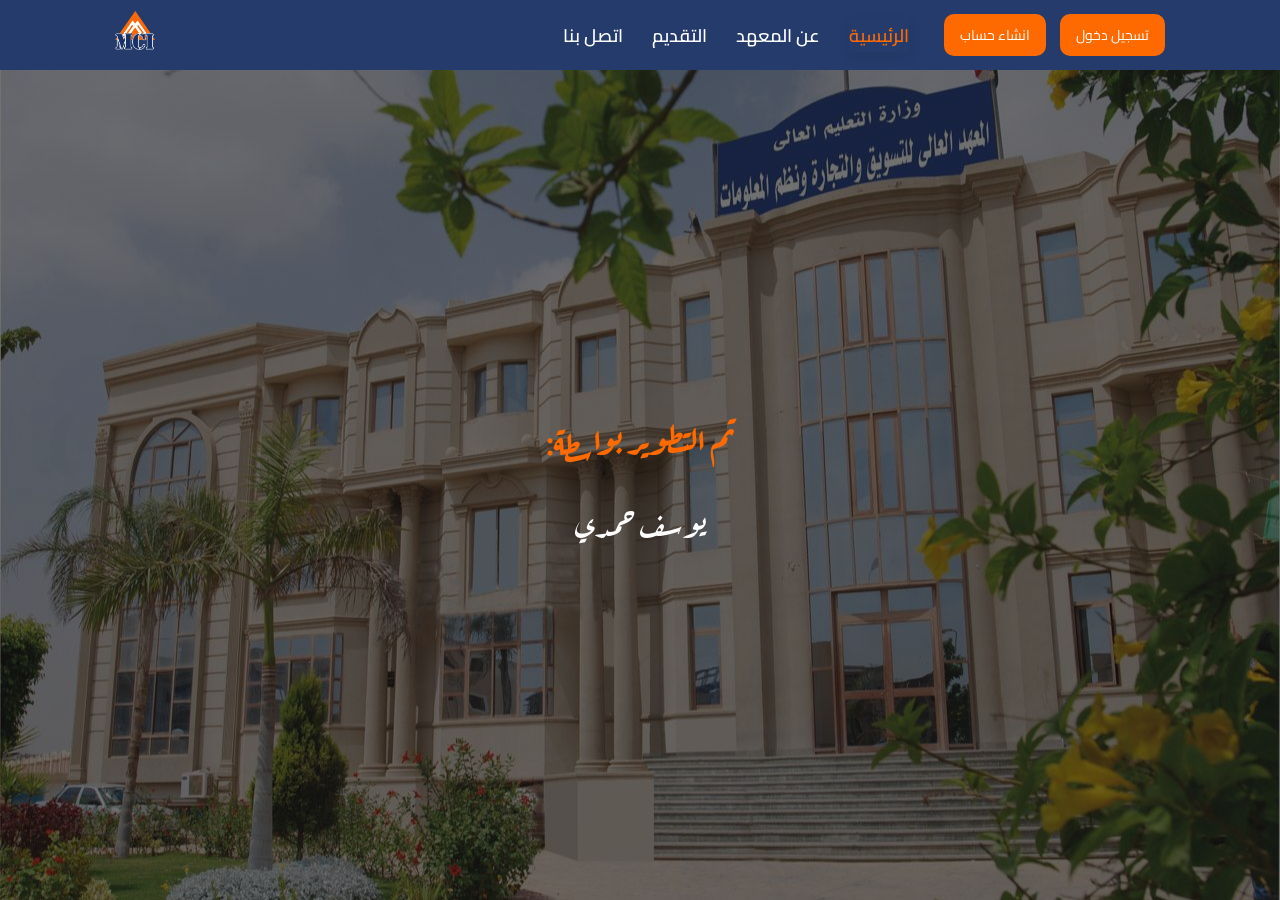
<file: index.html>
<!DOCTYPE html>
<html lang="ar" dir="rtl">
<head>
    <meta charset="UTF-8">
    <meta name="viewport" content="width=device-width, initial-scale=1.0">
    <title>الصفحة الرئيسية</title>
    <meta name="description" content="موقع أكاديمية MCI">
     <link rel="stylesheet" href="style.css">

    <!-- خطوط -->
    <link rel="preconnect" href="https://fonts.googleapis.com">
    <link rel="preconnect" href="https://fonts.gstatic.com" crossorigin>
    <link href="https://fonts.googleapis.com/css2?family=Tajawal:wght@200;300;400;500;700;800;900&display=swap" rel="stylesheet">

    <link rel="preconnect" href="https://fonts.googleapis.com">
    <link rel="preconnect" href="https://fonts.gstatic.com" crossorigin>
    <link href="https://fonts.googleapis.com/css2?family=El+Messiri:wght@400..700&family=Tajawal:wght@200;300;400;500;700;800;900&display=swap" rel="stylesheet">

    <link rel="preconnect" href="https://fonts.googleapis.com">
    <link rel="preconnect" href="https://fonts.gstatic.com" crossorigin>
    <link href="https://fonts.googleapis.com/css2?family=Aref+Ruqaa:wght@400;700&family=El+Messiri:wght@400..700&family=Tajawal:wght@200;300;400;500;700;800;900&display=swap" rel="stylesheet">
    
    <link href="https://fonts.googleapis.com/css2?family=Reem+Kufi+Fun&display=swap" rel="stylesheet">
    <link href="https://fonts.googleapis.com/css2?family=Cairo:wght@200..1000&display=swap" rel="stylesheet">
    
</head>
<body spellcheck="false">
    <header>
        <div class="navbar">
            <a href="index.html" class="logo"><img src="images/logo mci.png" alt=""></a>

            <nav class="menu">
                <ul>
                    <li class="ElementOfNavBar"><a class="active" href="index.html">الرئيسية</a></li>
                    <li class="ElementOfNavBar"><a href="about.html">عن المعهد</a></li>
                    <li class="ElementOfNavBar"><a href="Application.html">التقديم</a></li>
                    <li class="ElementOfNavBar"><a href="Contact.html">اتصل بنا</a></li>
                </ul>

                <div class="auth-buttons">
                    <button class="button-sign">تسجيل دخول</button>
                    <button class="button-sign">انشاء حساب</button>
                </div>
            </nav>
        </div>
    </header>

    
    <section class="hero">        
        <h2 class="TeamList">تم التطوير بواسطة:</h2>
        <a class="Names"  href="https://www.facebook.com/yousef.hamdi.52351/?locale=ar_AR" target="_blank">يوسف حمدي</a>
    </section>
</body>
</html>
</file>
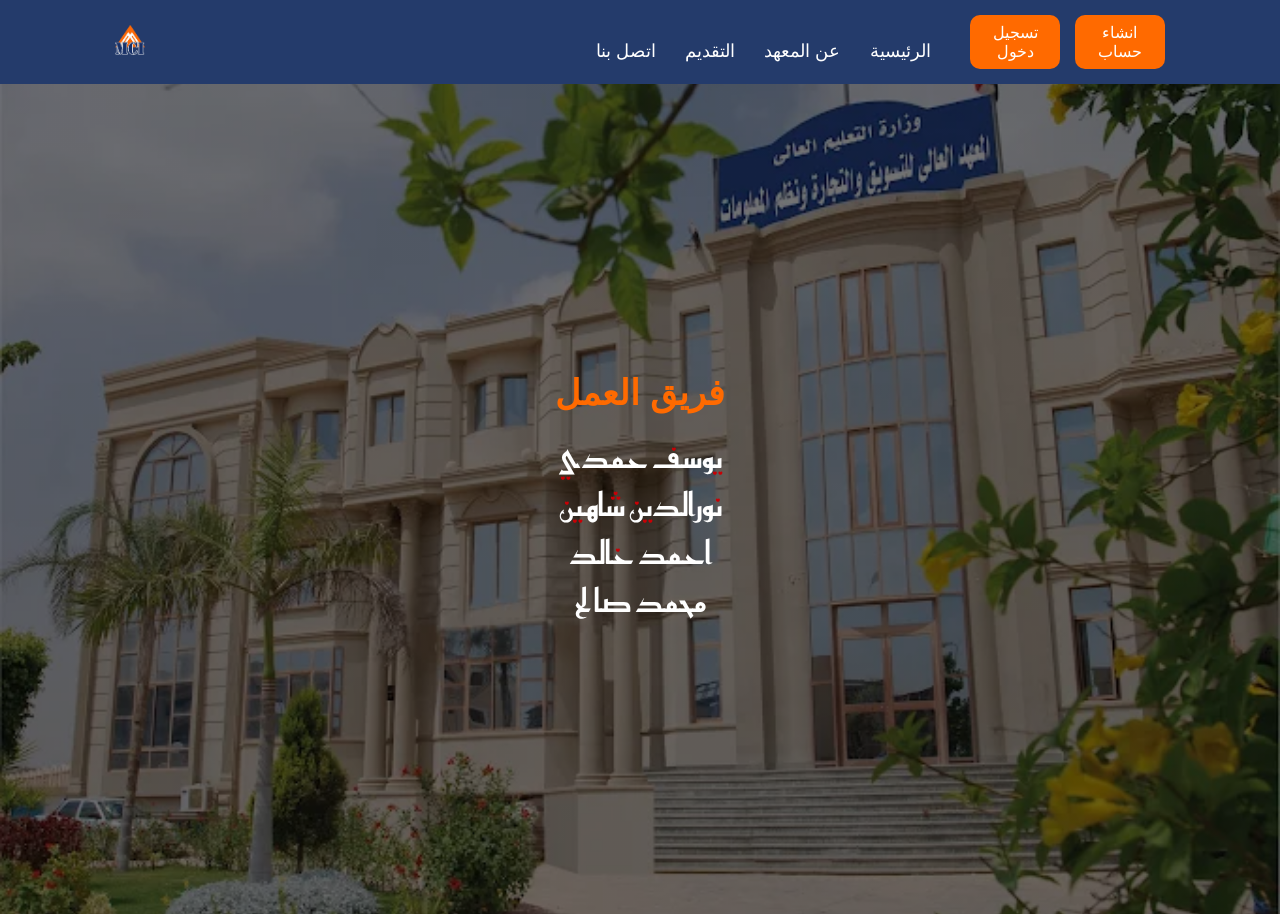
<file: Mci/index.html>
<!DOCTYPE html>
<html lang="ar">
<head>
    <meta charset="UTF-8">
    <meta name="viewport" content="width=device-width, initial-scale=1.0">
    <title>Navigation Bar - mci academy</title>
    <link rel="stylesheet" href="style.css">
    <link href="https://fonts.googleapis.com/css2?family=Reem+Kufi+Fun&display=swap" rel="stylesheet"></head>
<body>
    <header>
        <a href="#" class="logo"><img src="images/logo mci.png" alt=""></a>
        <ul>
            <li><a href="#">اتصل بنا</a></li>
            <li><a href="#">التقديم</a></li>
            <li><a href="#">عن المعهد</a></li>
            <li><a href="#">الرئيسية</a></li>
            <button type="button">تسجيل دخول</button>
            <button type="button">انشاء حساب</button>
        </ul>
    </header>

    
    <section>
        <h2>فريق العمل</h2>
        <a class="Names" href="https://www.facebook.com/yousef.hamdi.52351/?locale=ar_AR" target="_blank">يوسف حمدي</a>
        <a class="Names" href="https://www.facebook.com/nwr.shahyn.627848?locale=ar_AR" target="_blank">نورالدين شاهين</a>
        <a class="Names" href="https://www.facebook.com/ahmed.kaled.788392?locale=ar_AR" target="_blank">احمد خالد</a>
        <a class="Names" href="" target="_blank">محمد صالح</a>
    </section>
</body>
</html>
</file>
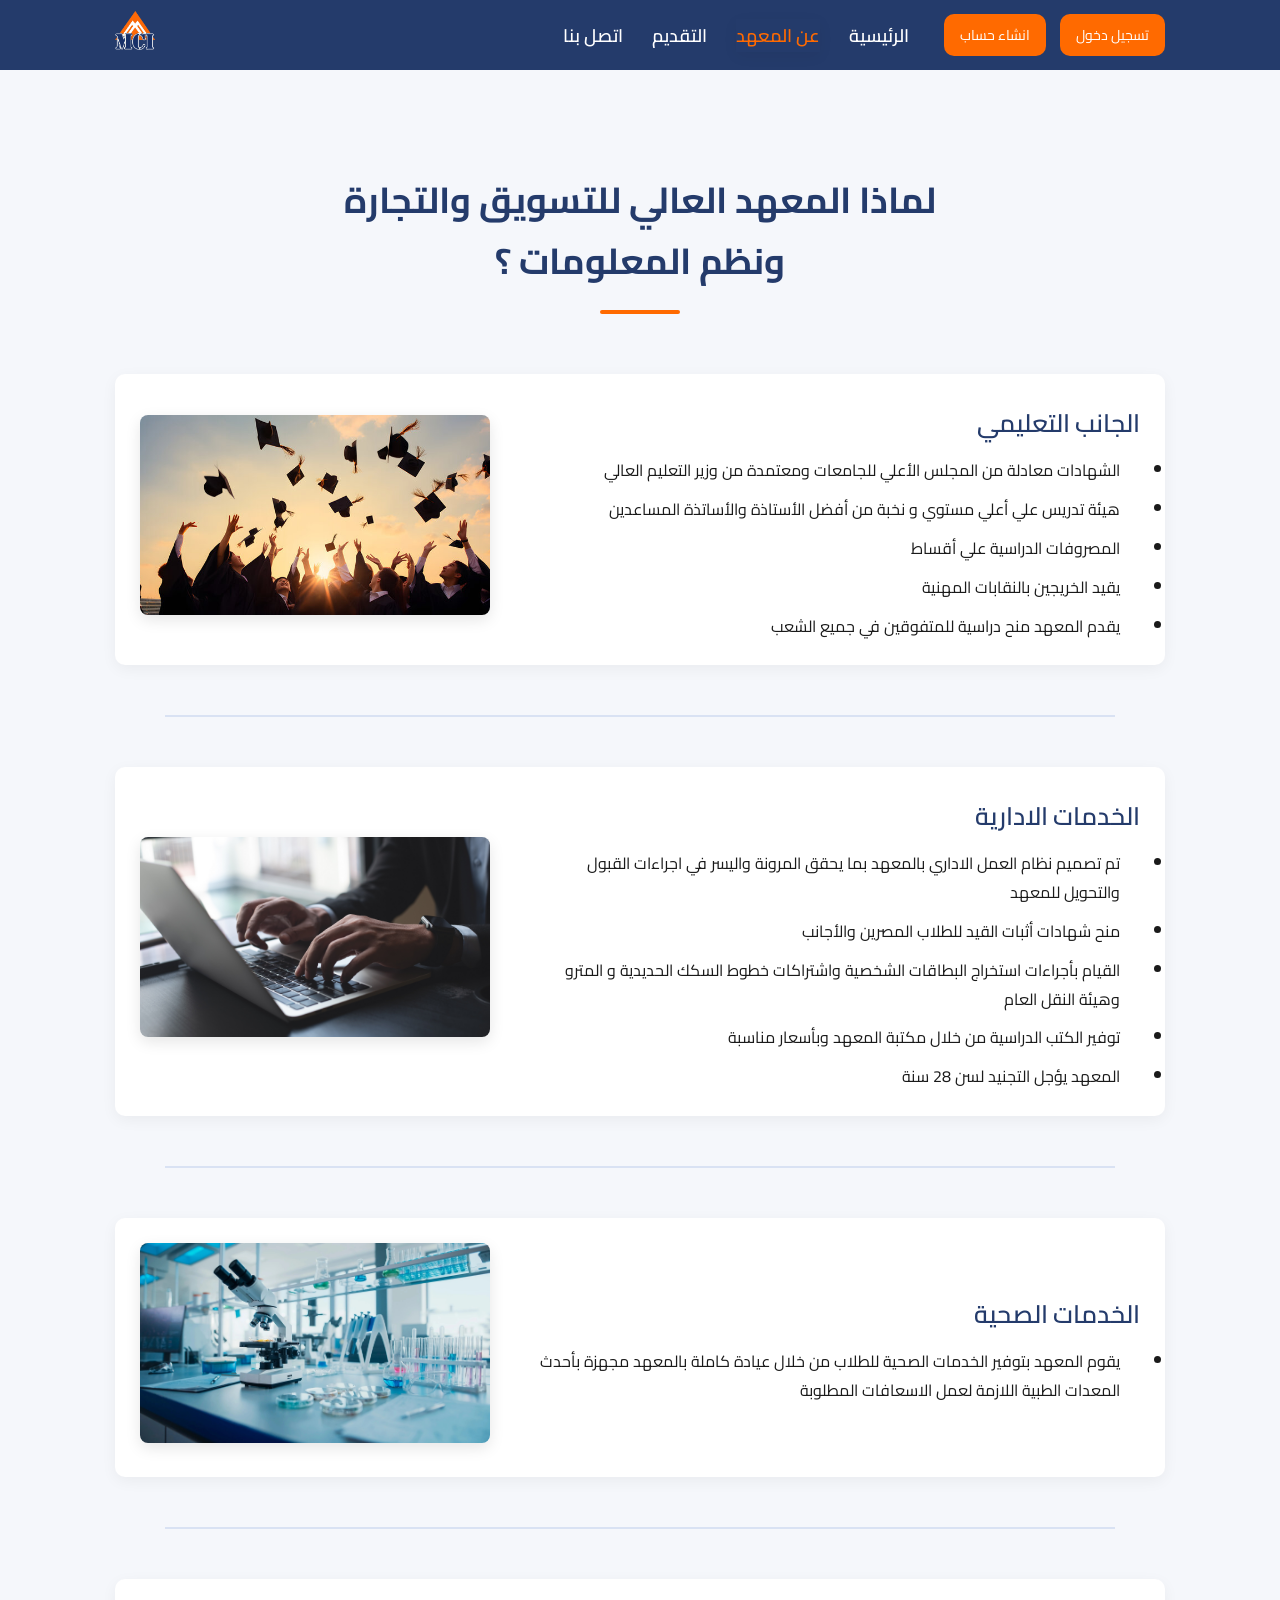
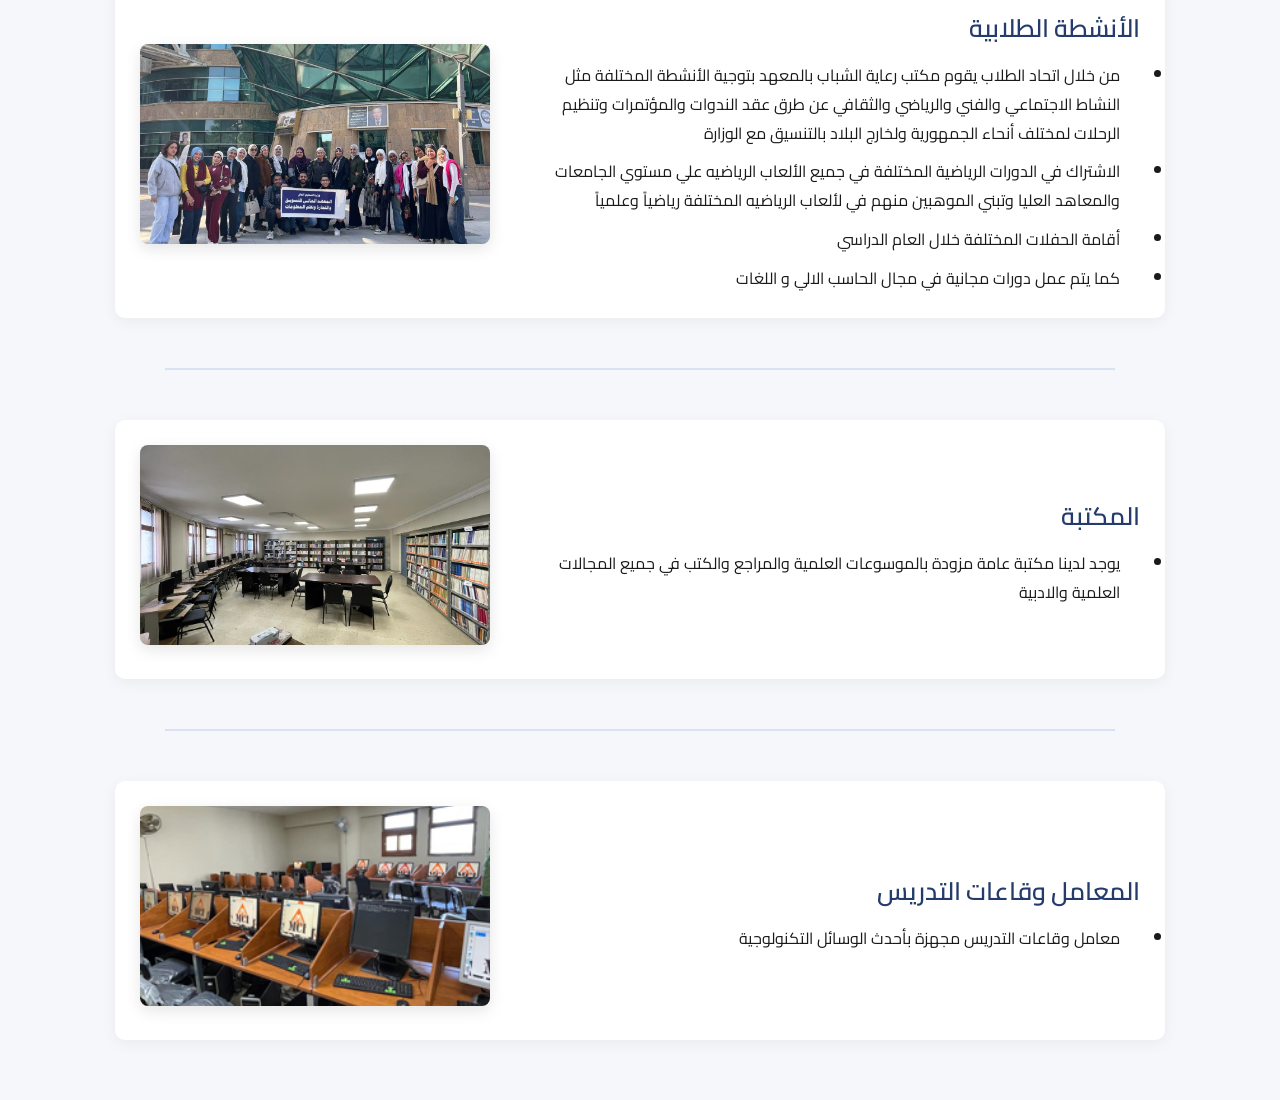
<file: about.html>
<!DOCTYPE html>
<html lang="ar" dir="rtl">
<head>
    <meta charset="UTF-8">
    <meta name="viewport" content="width=device-width, initial-scale=1.0">
    <title>عن المعهد</title>
    <meta name="description" content="موقع أكاديمية MCI">
     <link rel="stylesheet" href="style.css">

    <!-- خطوط -->
    <link rel="preconnect" href="https://fonts.googleapis.com">
    <link rel="preconnect" href="https://fonts.gstatic.com" crossorigin>
    <link href="https://fonts.googleapis.com/css2?family=Tajawal:wght@200;300;400;500;700;800;900&display=swap" rel="stylesheet">

    <link rel="preconnect" href="https://fonts.googleapis.com">
    <link rel="preconnect" href="https://fonts.gstatic.com" crossorigin>
    <link href="https://fonts.googleapis.com/css2?family=El+Messiri:wght@400..700&family=Tajawal:wght@200;300;400;500;700;800;900&display=swap" rel="stylesheet">

    <link rel="preconnect" href="https://fonts.googleapis.com">
    <link rel="preconnect" href="https://fonts.gstatic.com" crossorigin>
    <link href="https://fonts.googleapis.com/css2?family=Aref+Ruqaa:wght@400;700&family=El+Messiri:wght@400..700&family=Tajawal:wght@200;300;400;500;700;800;900&display=swap" rel="stylesheet">
    
    <link href="https://fonts.googleapis.com/css2?family=Reem+Kufi+Fun&display=swap" rel="stylesheet">
    <link href="https://fonts.googleapis.com/css2?family=Cairo:wght@200..1000&display=swap" rel="stylesheet">
    
</head>
<body spellcheck="false">
    
    <header>
            <div class="navbar">
                <a href="index.html" class="logo"><img src="images/logo mci.png" alt=""></a>

                <nav class="menu">
                    <ul>
                        <li class="ElementOfNavBar"><a href="index.html">الرئيسية</a></li>
                        <li class="ElementOfNavBar"><a class="active" href="about.html">عن المعهد</a></li>
                        <li class="ElementOfNavBar"><a href="Application.html">التقديم</a></li>
                        <li class="ElementOfNavBar"><a href="Contact.html">اتصل بنا</a></li>
                    </ul>

                    <div class="auth-buttons">
                        <button class="button-sign">تسجيل دخول</button>
                        <button class="button-sign">انشاء حساب</button>
                    </div>
                </nav>
            </div>
    </header>

    <section class="about">
        <h1>لماذا المعهد العالي للتسويق والتجارة ونظم المعلومات ؟</h1>

        <div class="about-item">

            <div class="text">
                <h3>الجانب التعليمي</h3>

                <ul>                
                    <li>الشهادات معادلة من المجلس الأعلي للجامعات ومعتمدة من وزير التعليم العالي</li>
                    <li>هيئة تدريس علي أعلي مستوي و نخبة من أفضل الأستاذة والأساتذة المساعدين</li>
                    <li>المصروفات الدراسية علي أقساط</li>
                    <li>يقيد الخريجين بالنقابات المهنية</li>
                    <li>يقدم المعهد منح دراسية للمتفوقين في جميع الشعب</li>
                </ul>
            </div>

            <div class="img">
                <img src="images/Graduates.jpg" alt="الجانب التعليمي">
            </div>
        
        </div>
<hr>
        <div class="about-item">

            <div class="text">
                <h3>الخدمات الادارية</h3>

                <ul>
                    <li>تم تصميم نظام العمل الاداري بالمعهد بما يحقق المرونة واليسر في اجراءات القبول والتحويل للمعهد</li>
                    <li>منح شهادات أثبات القيد للطلاب المصرين والأجانب</li>
                    <li>القيام بأجراءات استخراج البطاقات الشخصية واشتراكات خطوط السكك الحديدية و المترو وهيئة النقل العام</li>
                    <li>توفير الكتب الدراسية من خلال مكتبة المعهد وبأسعار مناسبة</li>
                    <li>المعهد يؤجل التجنيد لسن 28 سنة</li>
                </ul>
            </div>

            <div class="img">
                <img src="images/Administrative services.jfif" alt="الخدمات الإدارية في المعهد">
            </div>
        
        </div>

<hr>

        <div class="about-item">

            <div class="text">
                <h3>الخدمات الصحية</h3>

                <ul>
                    <li>يقوم المعهد بتوفير الخدمات الصحية للطلاب من خلال عيادة كاملة بالمعهد مجهزة بأحدث المعدات الطبية اللازمة لعمل الاسعافات المطلوبة</li>
                </ul>
            </div>

            <div class="img">
                <img src="images/Health.jpg" alt="الخدمات الصحية">
            </div>
        
        </div>

<hr>

        <div class="about-item">

            <div class="text">
                <h3>الأنشطة الطلابية</h3>

                <ul>
                    <li>من خلال اتحاد الطلاب يقوم مكتب رعاية الشباب بالمعهد بتوجية الأنشطة المختلفة مثل النشاط الاجتماعي والفني والرياضي والثقافي عن طرق عقد الندوات والمؤتمرات وتنظيم الرحلات لمختلف أنحاء الجمهورية ولخارج البلاد بالتنسيق مع الوزارة</li>
                    <li>الاشتراك في الدورات الرياضية المختلفة في جميع الألعاب الرياضيه علي مستوي الجامعات والمعاهد العليا وتبني الموهبين منهم في لألعاب الرياضيه المختلفة رياضياً وعلمياً</li>
                    <li>أقامة الحفلات المختلفة خلال العام الدراسي</li>
                    <li>كما يتم عمل دورات مجانية في مجال الحاسب الالي و اللغات</li>
                </ul>
            </div>

            <div class="img">
                <img src="images/activities2.jpg" alt="الخدمات الإدارية في المعهد">
            </div>
        
        </div>

<hr>
        <div class="about-item">

            <div class="text">
                <h3>المكتبة</h3>

                <ul>
                    <li>يوجد لدينا مكتبة عامة مزودة بالموسوعات العلمية والمراجع والكتب في جميع المجالات العلمية والادبية</li>
                </ul>
            </div>

            <div class="img">
                <img src="images/whatsapp-image-2022-10-26-at-10.49.14-am-1.jpeg" alt="الخدمات الإدارية في المعهد">
            </div>
        
        </div>

<hr>
        <div class="about-item">

            <div class="text">
                <h3>المعامل وقاعات التدريس</h3>

                <ul>
                    <li>معامل وقاعات التدريس مجهزة بأحدث الوسائل التكنولوجية</li>
                </ul>
            </div>

            <div class="img">
                <img src="images/lap.jpg" alt="الخدمات الإدارية في المعهد">
            </div>
        
        </div>

    </section>
    
</body>
</html>
</file>
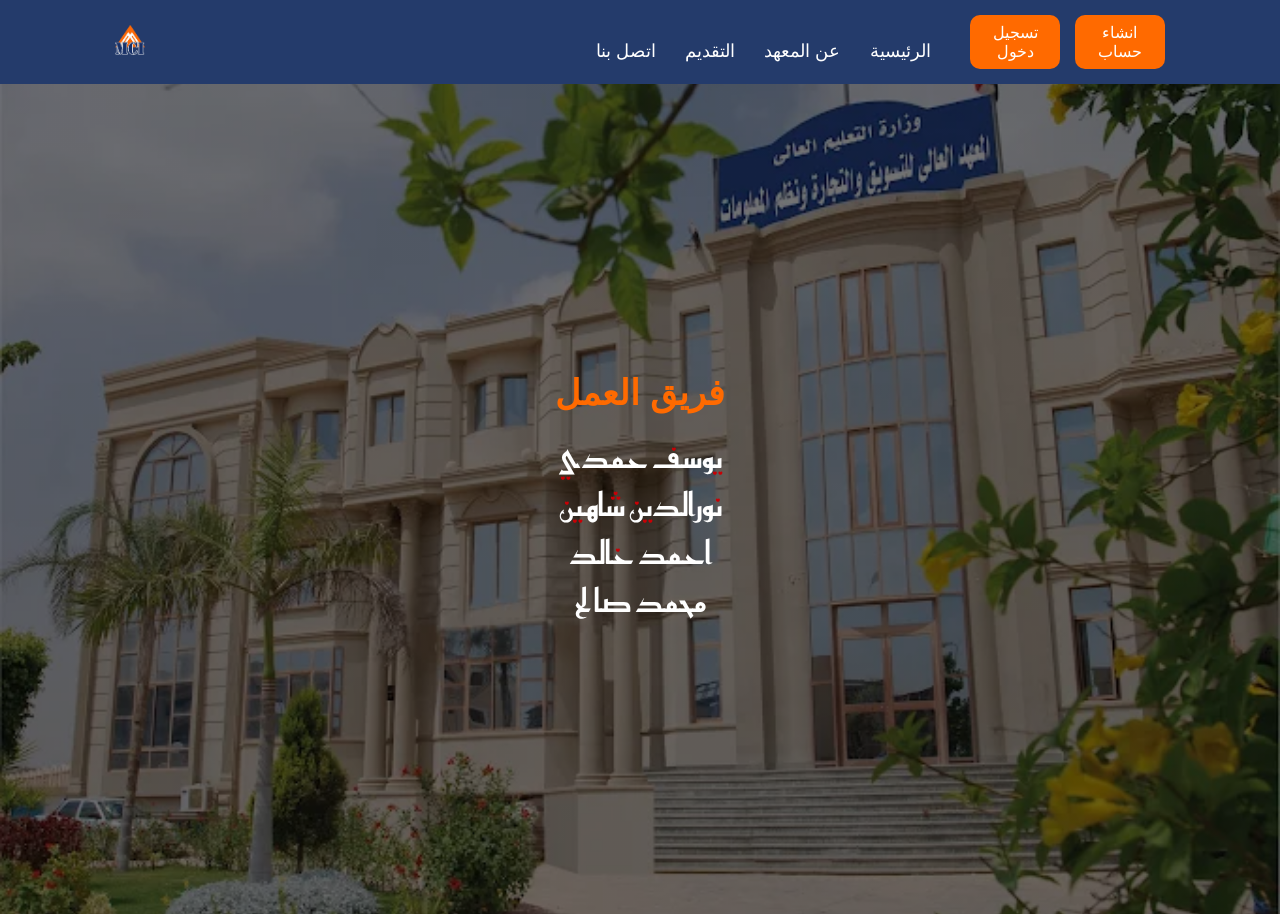
<file: Mci/Nav-Bar.html>
<!DOCTYPE html>
<html lang="ar">
<head>
    <meta charset="UTF-8">
    <meta name="viewport" content="width=device-width, initial-scale=1.0">
    <title>Navigation Bar - mci academy</title>
    <link rel="stylesheet" href="style.css">
    <link href="https://fonts.googleapis.com/css2?family=Reem+Kufi+Fun&display=swap" rel="stylesheet"></head>
<body>
    <header>
        <a href="#" class="logo"><img src="images/logo mci.png" alt=""></a>
        <ul>
            <li><a href="#">اتصل بنا</a></li>
            <li><a href="#">التقديم</a></li>
            <li><a href="#">عن المعهد</a></li>
            <li><a href="#">الرئيسية</a></li>
            <button type="button">تسجيل دخول</button>
            <button type="button">انشاء حساب</button>
        </ul>
    </header>

    
    <section>
        <h2>فريق العمل</h2>
        <a class="Names" href="https://www.facebook.com/yousef.hamdi.52351/?locale=ar_AR" target="_blank">يوسف حمدي</a>
        <a class="Names" href="https://www.facebook.com/nwr.shahyn.627848?locale=ar_AR" target="_blank">نورالدين شاهين</a>
        <a class="Names" href="https://www.facebook.com/ahmed.kaled.788392?locale=ar_AR" target="_blank">احمد خالد</a>
        <a class="Names" href="" target="_blank">محمد صالح</a>
    </section>
</body>
</html>
</file>
<file: style.css>
*{
        margin: 0;
        padding: 0;
        box-sizing: border-box;
        text-decoration: none;
        font-family: 'Cairo', sans-serif;
    }

    body{
        min-height: 100vh;
    }

    .navbar{
        background: #243B6B;
        height: 70px;
        padding: 15px 9%;
        display: flex;
        align-items: center;
        justify-content: space-between;
        flex-direction: row-reverse;
    }

    .logo img{
        width: 40px;
        height: auto;
    }

    .menu{
        display: flex;
        flex-direction: row-reverse;
        align-items: center;
    }

    .ElementOfNavBar{
        display: inline-block;
    }

    .ElementOfNavBar a{
        color: white;
        font-size: 18px;
        font-weight: 600;
        margin-right: 25px;
        transition: 0.3s;
    }

    .ElementOfNavBar a:hover,
    .ElementOfNavBar a.active{
        color: #FF6A00;
        box-shadow:0 4px 15px rgba(0,0,0,0.05);
    }

    .button-sign{
        font-size: 14px;
        font-weight: 400;
        margin-left: 10px;
        padding: 8px 16px;
        white-space: nowrap;
        background-color: #FF6A00;
        color: white;
        border: none;
        border-radius: 10px;
        cursor: pointer;
        transition: 0.3s;
        
    }

    .button-sign:hover{
        background-color: #e65c00;
        transform: scale(1.08);
    }

    .hero{
        min-height: calc(100vh - 70px); /* باقي الصفحة بعد الناف */
        display: flex;
        flex-direction: column;
        justify-content: center;
        align-items: center;
        text-align: center;

        background: linear-gradient(rgba(0,0,0,0.55), rgba(0,0,0,0.55)), url("images/header.jpg");
        background-size: cover;       /* تملى الشاشة */
        background-position: center;  /* في النص */
        background-repeat: no-repeat;

    }

    .hero .TeamList{
        margin-bottom: 20px;
        font-size: 35px;
        color: #FF6A00;
        font-family: 'Aref Ruqaa';
    }

    .Names {
        color: white;
        font-size: 32px;
        font-weight: 500;
        margin: 12px 0;
        font-family: 'Aref Ruqaa';
        transition: 0.3s;
    }

    .Names:hover{
        color: #FF6A00;
        transform: scale(1.08);
    }

.about{
    min-height: calc(100vh - 70px);
    width: 100%;
    background-color: #F5F7FB;
    padding: 60px 9%;
}

.about-item {
    display: flex;
    justify-content: space-between;
    align-items: center;
    margin-top: 20px;
    gap: 40px;

    background: white;
    padding: 25px;
    border-radius: 10px;
    box-shadow:0 4px 15px rgba(0,0,0,0.05);
    transition: 0.3s;
}

.about-item:hover{
    transform: translateY(-5px);
    box-shadow:0 10px 25px rgba(0,0,0,0.08);
}

.about-item h3{
    font-size: 25px;
    font-weight: 600;
    color: #243B6B;
    margin-bottom: 10px;
}

.about-item ul li
{
    font-size: 16px;
    margin-top: 10px;
    padding-right: 20px;
    font-weight: 400;
    color: #1A1A1A;
    line-height:1.8;
}

.about-item img{
    width: 350px;
    height: 200px;
    object-fit: cover;
    border-radius: 8px;
    box-shadow: 0 5px 15px rgba(0, 0, 0, 0.1);
}

.about h1 {
    color: #243B6B;
    text-align: center;
    line-height:1.7;
    font-size: 36px;
    font-weight: 700;
    max-width: 650px;
    margin: 40px auto 60px;
}

.about h1::after{
    content: "";
    display: block;
    width: 80px;
    height: 4px;
    background: #FF6A00;
    margin: 18px auto 0;
    border-radius: 2px;
}

.about hr{
    margin: 50px;
    border: none;
    height: 2px;
    background: #d9e2f3;
}

@media (max-width: 768px){

.navbar{
padding: 12px 5%;
flex-direction: column;
align-items: center;
gap: 10px;
height: auto;
}

.menu{
flex-direction: column;
align-items: center;
}

.menu ul{
display: flex;
flex-direction: column;
gap: 8px;
padding: 0;
}

.ElementOfNavBar{
display: block;
}

.ElementOfNavBar a{
margin: 0;
font-size: 16px;
}

.auth-buttons{
margin-top: 8px;
}

.logo img{
width: 35px;
}

.button-sign{
font-size: 14px;
padding: 6px 12px;
}

.TeamList{
font-size: 26px;
}

.Names{
font-size: 20px;
}

/* about section */

.about{
padding:40px 5%;
}

.about-item{
flex-direction: column;
text-align:center;
gap:20px;
}

.about-item img{
width:100%;
height:200px;
object-fit:cover;
}

}
</file>
<file: Mci/style.css>
*{
        margin: 0;
        padding: 0;
        box-sizing: border-box;
        text-decoration: none;
        font-family: Arial, Helvetica, sans-serif;
    }

    body{
        height: 100vh;
        width: 100%;
    }

    header{
        background: #243B6B;
        padding: 15px 9%;
        display: flex;
        align-items: center;
        justify-content: space-between;
    }

    .logo img{
        width: 30px;
        height: auto;
    }

    li{
        display: inline-block;
    }

    li a{
        color: white;
        font-size: 18px;
        font-weight: 400;
        margin-right: 25px;
    }

    li a:hover{
        color: #FF6A00;
    }

    button{
        font-size: 16px;
        font-weight: 400;
        width: 90px;
        margin-left: 10px;
        padding: 8px;
        background-color: #FF6A00;
        color: white;
        border: none;
        border-radius: 10px;
        cursor: pointer;
        transition: 0.3s;
    }

    button:hover{
        background-color: #e65c00;
        transform: scale(1.08);
    }

    section{
        min-height: calc(100vh - 70px); /* باقي الصفحة بعد الناف */
        display: flex;
        flex-direction: column;
        justify-content: center;
        align-items: center;
        text-align: center;

        background: linear-gradient(rgba(0,0,0,0.55), rgba(0,0,0,0.55)), url("images/unnamed.webp");
        background-size: cover;       /* تملى الشاشة */
        background-position: center;  /* في النص */
        background-repeat: no-repeat;

    }

    section h3{
        font-family: 'Reem Kufi Fun', cursive;
        font-size: 32px;
        margin: 12px 0;
        color: #f5f5f5;
        transition: 0.3s;
    }

    section h3:hover{
        color: #FF6A00;
        transform: scale(1.08);
    }

    section h2{
        margin-bottom: 20px;
        font-size: 35px;
        color: #FF6A00;
    }

    .Names {
        color: white;
        font-size: 32px;
        font-weight: 500;
        font-family: 'Reem kufi Fun', cursive;
        transition: 0.3s;
    }

    .Names:hover{
        color: #FF6A00;
        transform: scale(1.08);
    }
</file>
